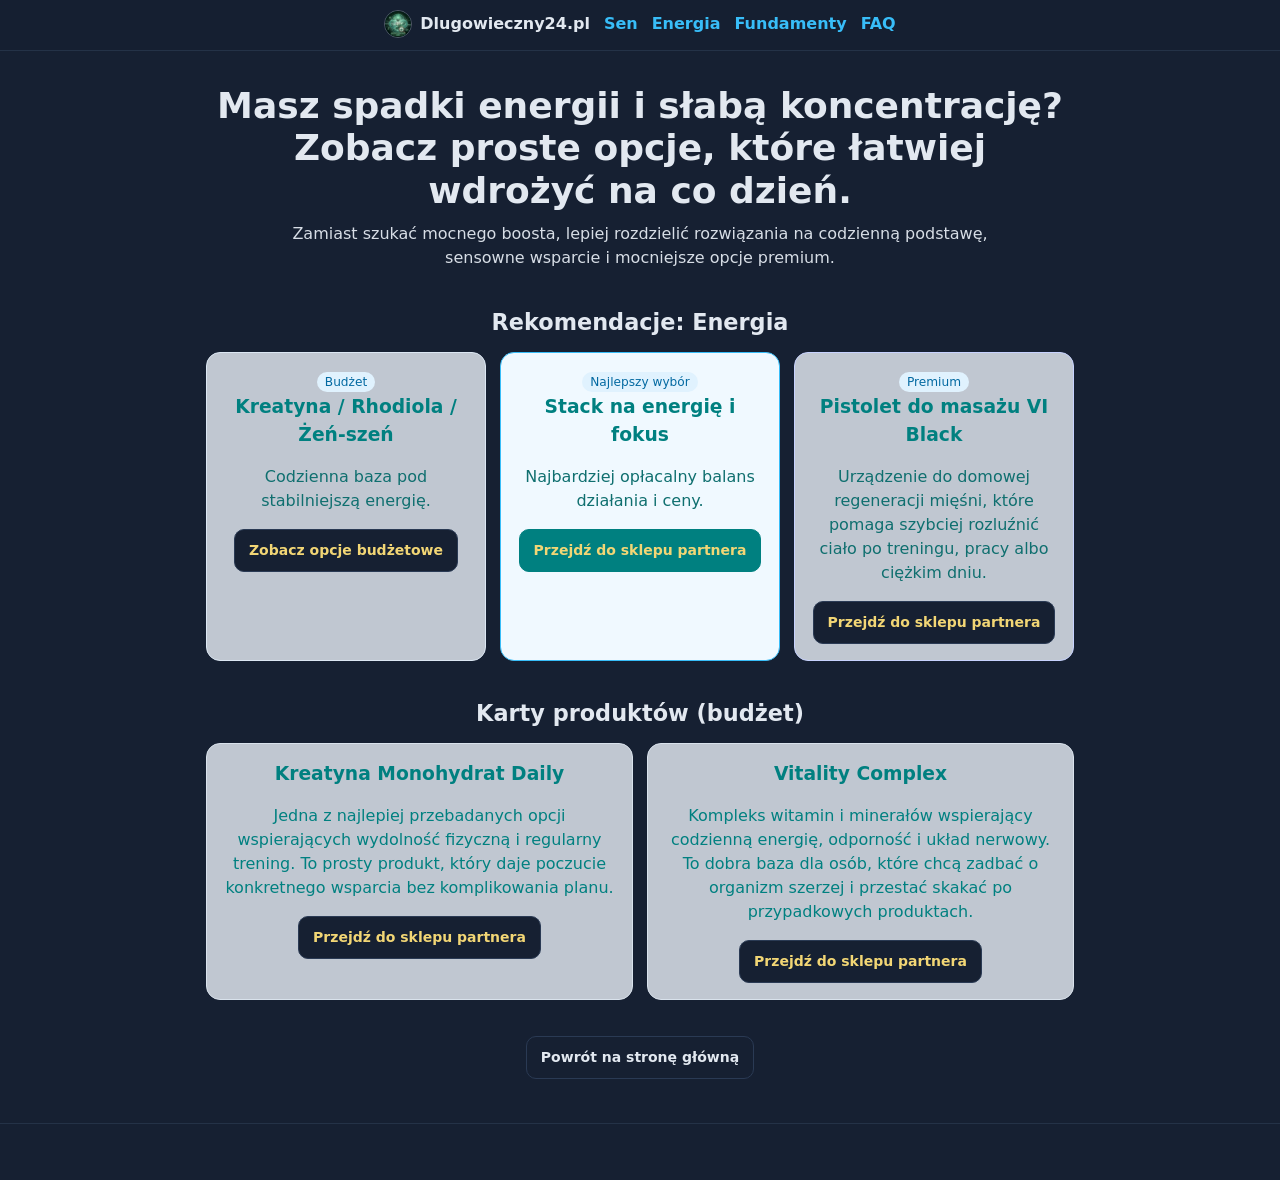
<file: energia.html>
<!doctype html><html lang="pl"><head><meta charset="utf-8"/><meta name="viewport" content="width=device-width, initial-scale=1"/><link rel="icon" type="image/jpeg" href="/logo.jpg"/><title>Energia | Dlugowieczny24.pl</title>  <!-- Google tag (gtag.js) -->
  <script async src="https://www.googletagmanager.com/gtag/js?id=G-XDC02MGC7M"></script>
  <script>
    window.dataLayer = window.dataLayer || [];
    function gtag(){dataLayer.push(arguments);}
    gtag('js', new Date());
    gtag('config', 'G-XDC02MGC7M');
  </script>
  <link rel="stylesheet" href="./styles.css"/></head><body><header class="topbar"><div class="container"><a class="logo" href="/"><img src="/logo.jpg" alt="Logo Dlugowieczny24" class="logo-img"/>Dlugowieczny24.pl</a><nav class="nav"><a href="/sen">Sen</a><a href="/energia">Energia</a><a href="/fundamenty">Fundamenty</a><a href="/faq">FAQ</a></nav></div></header><main class="container"><section class="hero"><h1>Masz spadki energii i słabą koncentrację? Zobacz proste opcje, które łatwiej wdrożyć na co dzień.</h1><p>Zamiast szukać mocnego boosta, lepiej rozdzielić rozwiązania na codzienną podstawę, sensowne wsparcie i mocniejsze opcje premium.</p></section><section class="section" id="najlepszy-wybor"><h2>Rekomendacje: Energia</h2><div class="grid grid-3"><article class="card tier-budget"><span class="badge">Budżet</span><h3>Kreatyna / Rhodiola / Żeń-szeń</h3><p class="muted">Codzienna baza pod stabilniejszą energię.</p><a class="btn" href="#karty-budzet">Zobacz opcje budżetowe</a></article><article class="card tier-best"><span class="badge">Najlepszy wybór</span><h3>Stack na energię i fokus</h3><p class="muted">Najbardziej opłacalny balans działania i ceny.</p><a class="btn primary" href="https://webep1.com/go/2fbffc54d8" target="_blank" rel="noopener" data-aff="energia-best">Przejdź do sklepu partnera</a></article><article class="card tier-premium"><span class="badge">Premium</span><h3>Pistolet do masażu VI Black</h3><p class="muted">Urządzenie do domowej regeneracji mięśni, które pomaga szybciej rozluźnić ciało po treningu, pracy albo ciężkim dniu.</p><a class="btn" href="https://go.dognet.com/?chid=Fzb34QBU&url=https%3A%2F%2Fgymbeam.pl%2Fpistolet-do-masazu-vi-black-gymbeam.html" target="_blank" rel="noopener" data-aff="energia-premium">Przejdź do sklepu partnera</a></article></div></section><section class="section" id="karty-budzet"><h2>Karty produktów (budżet)</h2><div class="grid grid-2"><article class="card"><h3>Kreatyna Monohydrat Daily</h3><p>Jedna z najlepiej przebadanych opcji wspierających wydolność fizyczną i regularny trening. To prosty produkt, który daje poczucie konkretnego wsparcia bez komplikowania planu.</p><a class="btn" href="https://go.dognet.com/?chid=Fzb34QBU&url=https%3A%2F%2Fgymbeam.pl%2Fmikronizowany-monohydrat-kreatyny-100-creapurer-gymbeam.html" target="_blank" rel="noopener" data-aff="kreatyna">Przejdź do sklepu partnera</a></article><article class="card"><h3>Vitality Complex</h3><p>Kompleks witamin i minerałów wspierający codzienną energię, odporność i układ nerwowy. To dobra baza dla osób, które chcą zadbać o organizm szerzej i przestać skakać po przypadkowych produktach.</p><a class="btn" href="https://go.dognet.com/?chid=Fzb34QBU&url=https%3A%2F%2Fgymbeam.pl%2Fmultiwitamina-vitality-complex-gymbeam.html" target="_blank" rel="noopener" data-aff="vitality-complex">Przejdź do sklepu partnera</a></article></div></section><section class="section"><a class="btn" href="/">Powrót na stronę główną</a></section></main><footer class="footer"><div class="container"></div></footer><script src="./app.js"></script></body></html>
</file>
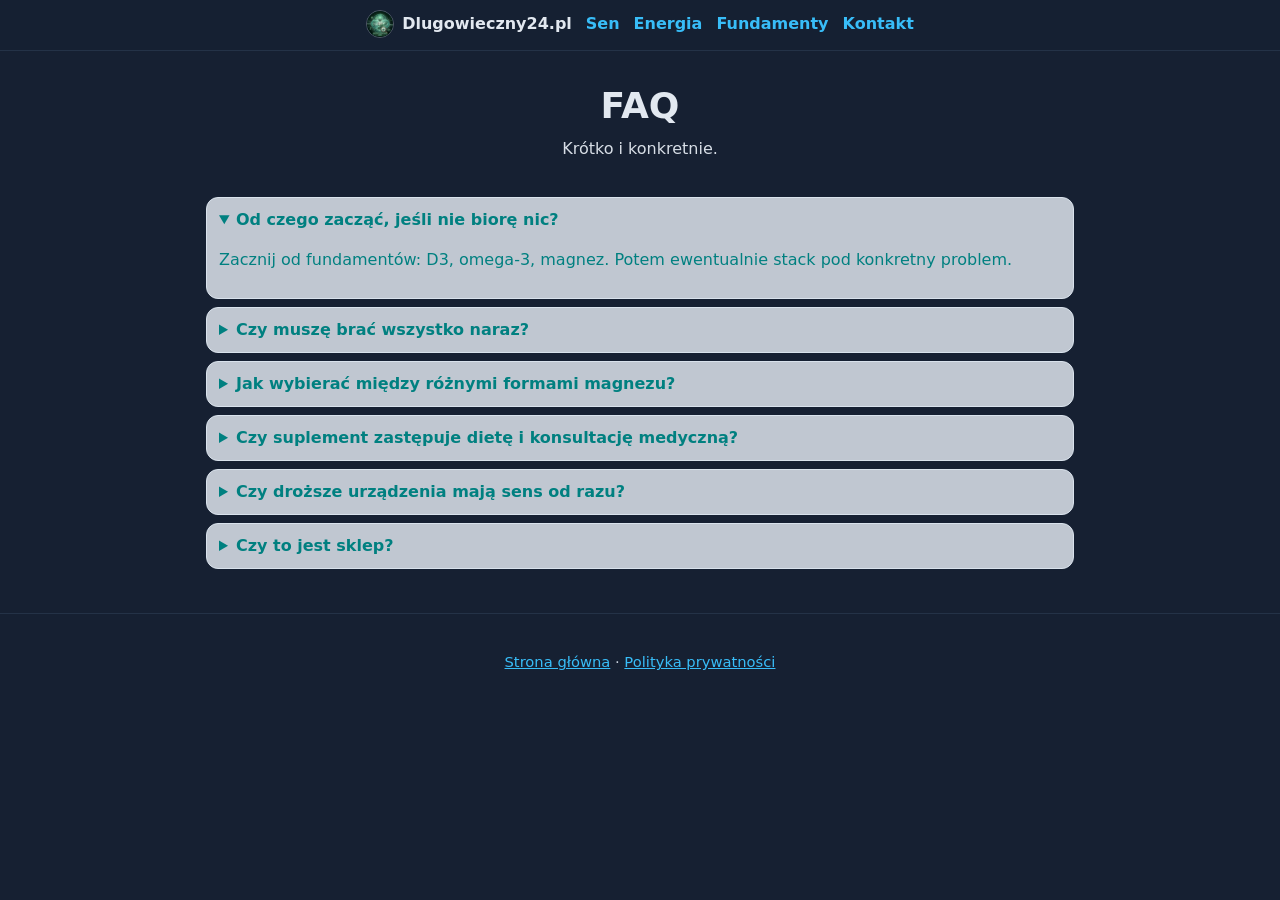
<file: faq.html>
<!doctype html><html lang="pl"><head><meta charset="utf-8"/><meta name="viewport" content="width=device-width, initial-scale=1"/><link rel="icon" type="image/jpeg" href="/logo.jpg"/><title>FAQ | Dlugowieczny24.pl</title>  <!-- Google tag (gtag.js) -->
  <script async src="https://www.googletagmanager.com/gtag/js?id=G-XDC02MGC7M"></script>
  <script>
    window.dataLayer = window.dataLayer || [];
    function gtag(){dataLayer.push(arguments);}
    gtag('js', new Date());
    gtag('config', 'G-XDC02MGC7M');
  </script>
  <link rel="stylesheet" href="./styles.css"/></head><body><header class="topbar"><div class="container"><a class="logo" href="/"><img src="/logo.jpg" alt="Logo Dlugowieczny24" class="logo-img"/>Dlugowieczny24.pl</a><nav class="nav"><a href="/sen">Sen</a><a href="/energia">Energia</a><a href="/fundamenty">Fundamenty</a><a href="/kontakt">Kontakt</a></nav></div></header><main class="container"><section class="hero"><h1>FAQ</h1><p>Krótko i konkretnie.</p></section><section class="section faq"><details open><summary>Od czego zacząć, jeśli nie biorę nic?</summary><p>Zacznij od fundamentów: D3, omega‑3, magnez. Potem ewentualnie stack pod konkretny problem.</p></details><details><summary>Czy muszę brać wszystko naraz?</summary><p>Nie. Lepiej wdrażać stopniowo i obserwować, co realnie działa.</p></details><details><summary>Jak wybierać między różnymi formami magnezu?</summary><p>Zwracaj uwagę na formę, tolerancję i cel stosowania. Najczęściej praktyczny start to diglicynian lub cytrynian.</p></details><details><summary>Czy suplement zastępuje dietę i konsultację medyczną?</summary><p>Nie. Suplement diety nie jest lekiem i nie zastępuje zróżnicowanej diety ani konsultacji medycznej.</p></details><details><summary>Czy droższe urządzenia mają sens od razu?</summary><p>Najczęściej nie. Warto najpierw ogarnąć podstawy i dopiero potem rozważyć premium.</p></details><details><summary>Czy to jest sklep?</summary><p>Nie. To strona z rekomendacjami. Zakup kończysz w sklepie partnera.</p></details></section></main><footer class="footer"><div class="container"><p class="small"><a href="/">Strona główna</a> · <a href="/polityka-prywatnosci">Polityka prywatności</a></p></div></footer></body></html>
</file>
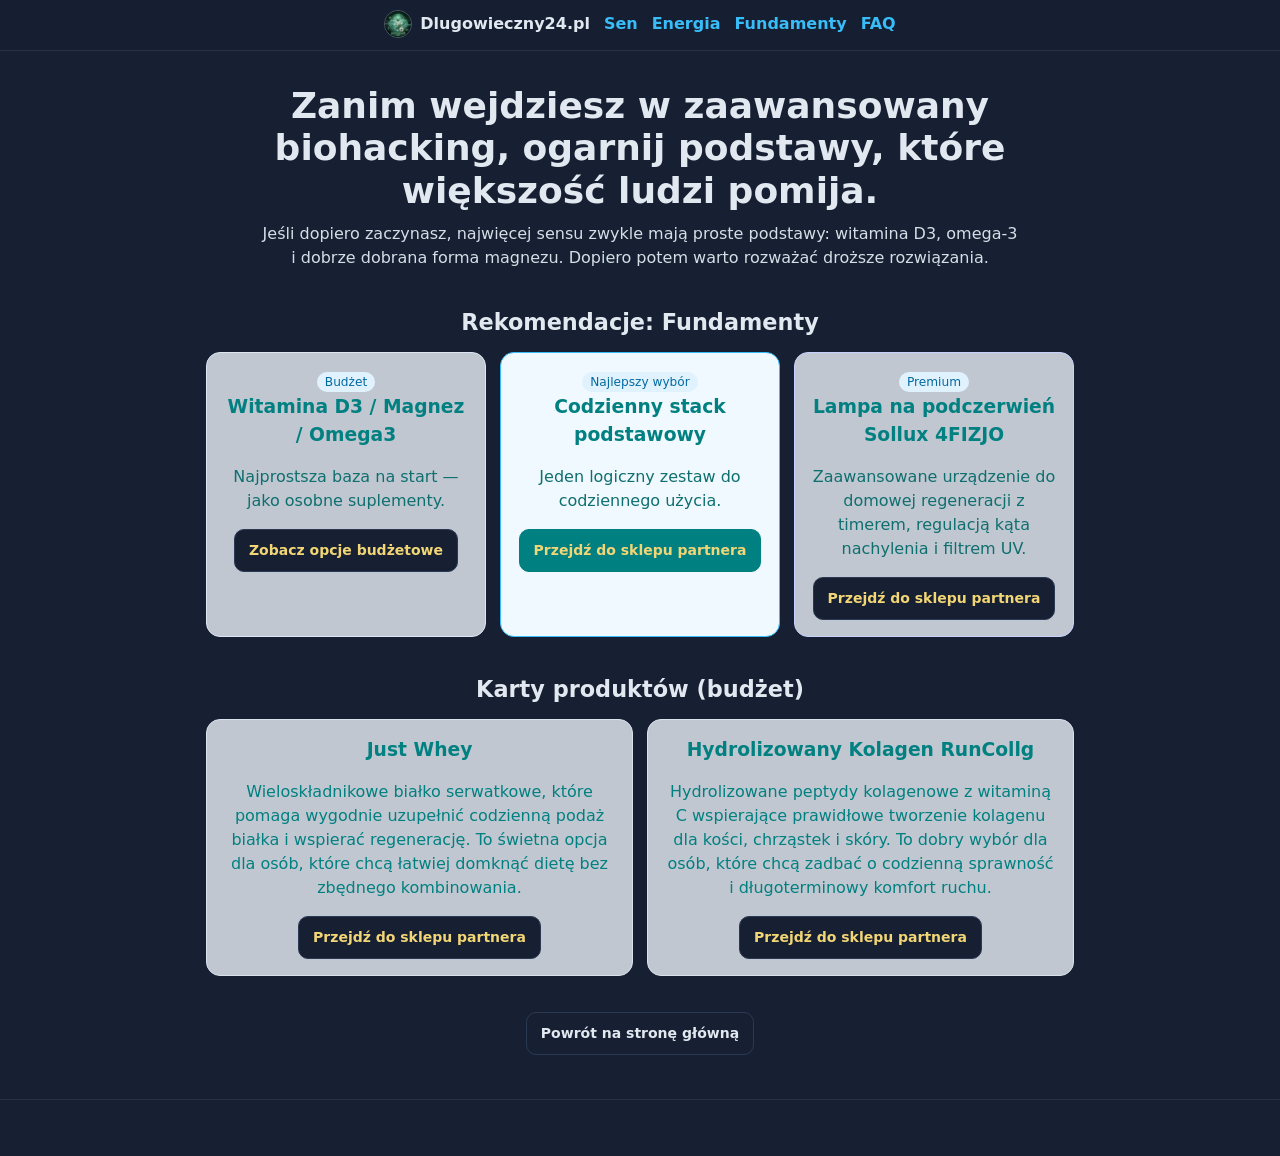
<file: fundamenty.html>
<!doctype html><html lang="pl"><head><meta charset="utf-8"/><meta name="viewport" content="width=device-width, initial-scale=1"/><link rel="icon" type="image/jpeg" href="/logo.jpg"/><title>Fundamenty | Dlugowieczny24.pl</title>  <!-- Google tag (gtag.js) -->
  <script async src="https://www.googletagmanager.com/gtag/js?id=G-XDC02MGC7M"></script>
  <script>
    window.dataLayer = window.dataLayer || [];
    function gtag(){dataLayer.push(arguments);}
    gtag('js', new Date());
    gtag('config', 'G-XDC02MGC7M');
  </script>
  <link rel="stylesheet" href="./styles.css"/></head><body><header class="topbar"><div class="container"><a class="logo" href="/"><img src="/logo.jpg" alt="Logo Dlugowieczny24" class="logo-img"/>Dlugowieczny24.pl</a><nav class="nav"><a href="/sen">Sen</a><a href="/energia">Energia</a><a href="/fundamenty">Fundamenty</a><a href="/faq">FAQ</a></nav></div></header><main class="container"><section class="hero"><h1>Zanim wejdziesz w zaawansowany biohacking, ogarnij podstawy, które większość ludzi pomija.</h1><p>Jeśli dopiero zaczynasz, najwięcej sensu zwykle mają proste podstawy: witamina D3, omega‑3 i dobrze dobrana forma magnezu. Dopiero potem warto rozważać droższe rozwiązania.</p></section><section class="section" id="najlepszy-wybor"><h2>Rekomendacje: Fundamenty</h2><div class="grid grid-3"><article class="card tier-budget"><span class="badge">Budżet</span><h3>Witamina D3 / Magnez / Omega3</h3><p class="muted">Najprostsza baza na start — jako osobne suplementy.</p><a class="btn" href="#karty-budzet">Zobacz opcje budżetowe</a></article><article class="card tier-best"><span class="badge">Najlepszy wybór</span><h3>Codzienny stack podstawowy</h3><p class="muted">Jeden logiczny zestaw do codziennego użycia.</p><a class="btn primary" href="https://webep1.com/go/19dd8db2d8" target="_blank" rel="noopener" data-aff="fundamenty-best">Przejdź do sklepu partnera</a></article><article class="card tier-premium"><span class="badge">Premium</span><h3>Lampa na podczerwień Sollux 4FIZJO</h3><p class="muted">Zaawansowane urządzenie do domowej regeneracji z timerem, regulacją kąta nachylenia i filtrem UV.</p><a class="btn" href="https://low-prices.eu/a/o2Jv4CvJwgU6QY9?dl=1iM4T1ql" target="_blank" rel="noopener" data-aff="fundamenty-premium">Przejdź do sklepu partnera</a></article></div></section><section class="section" id="karty-budzet"><h2>Karty produktów (budżet)</h2><div class="grid grid-2"><article class="card"><h3>Just Whey</h3><p>Wieloskładnikowe białko serwatkowe, które pomaga wygodnie uzupełnić codzienną podaż białka i wspierać regenerację. To świetna opcja dla osób, które chcą łatwiej domknąć dietę bez zbędnego kombinowania.</p><a class="btn" href="https://go.dognet.com/?chid=Fzb34QBU&url=https%3A%2F%2Fgymbeam.pl%2Fjust-whey-gymbeam.html" target="_blank" rel="noopener" data-aff="just-whey">Przejdź do sklepu partnera</a></article><article class="card"><h3>Hydrolizowany Kolagen RunCollg</h3><p>Hydrolizowane peptydy kolagenowe z witaminą C wspierające prawidłowe tworzenie kolagenu dla kości, chrząstek i skóry. To dobry wybór dla osób, które chcą zadbać o codzienną sprawność i długoterminowy komfort ruchu.</p><a class="btn" href="https://go.dognet.com/?chid=Fzb34QBU&url=https%3A%2F%2Fgymbeam.pl%2Fhydrolizowany-kolagen-runcollgr-gymbeam.html" target="_blank" rel="noopener" data-aff="runcollg">Przejdź do sklepu partnera</a></article></div></section><section class="section"><a class="btn" href="/">Powrót na stronę główną</a></section></main><footer class="footer"><div class="container"></div></footer><script src="./app.js"></script></body></html>
</file>
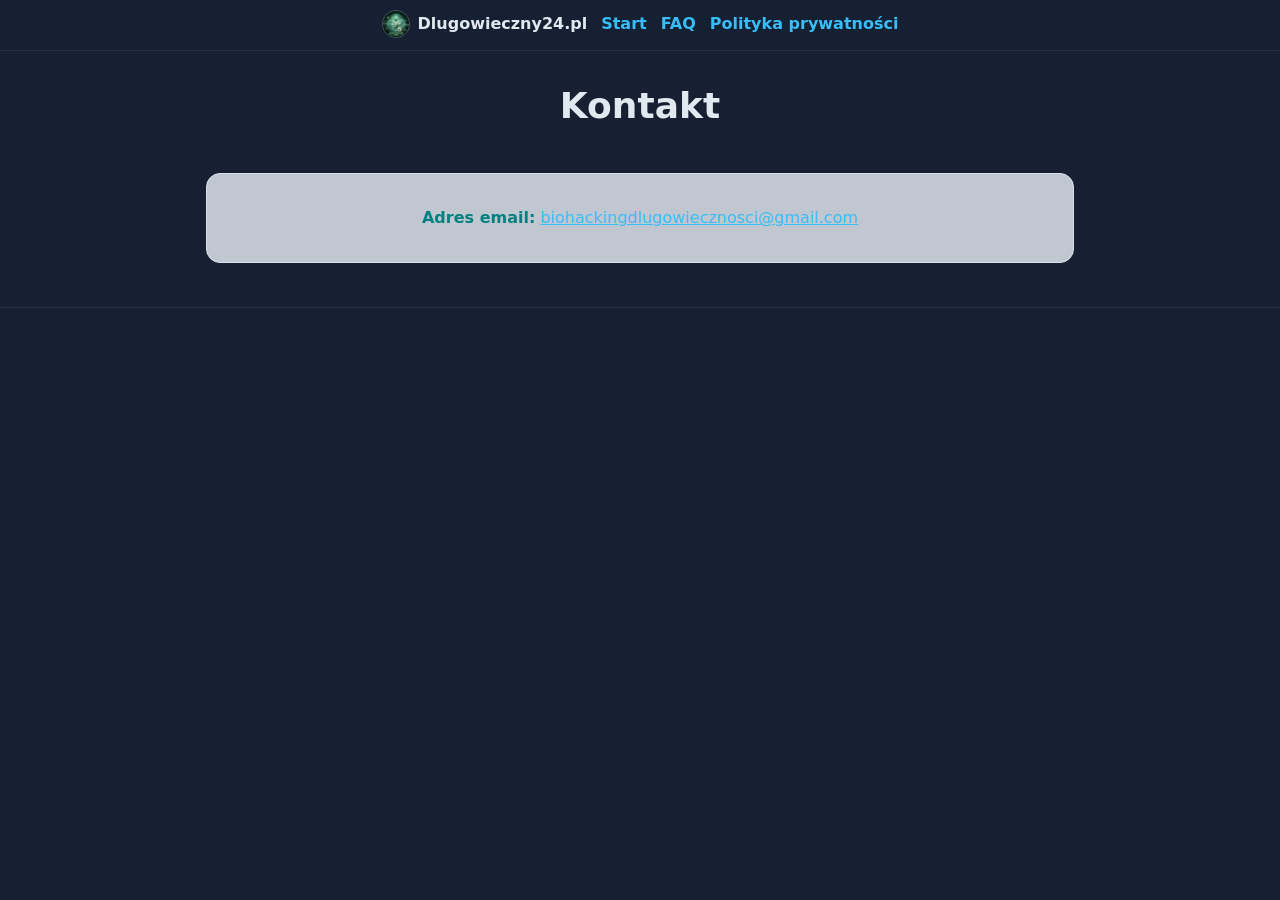
<file: kontakt.html>
<!doctype html><html lang="pl"><head><meta charset="utf-8"/><meta name="viewport" content="width=device-width, initial-scale=1"/><link rel="icon" type="image/jpeg" href="/logo.jpg"/><title>Kontakt | Dlugowieczny24.pl</title>  <!-- Google tag (gtag.js) -->
  <script async src="https://www.googletagmanager.com/gtag/js?id=G-XDC02MGC7M"></script>
  <script>
    window.dataLayer = window.dataLayer || [];
    function gtag(){dataLayer.push(arguments);}
    gtag('js', new Date());
    gtag('config', 'G-XDC02MGC7M');
  </script>
  <link rel="stylesheet" href="./styles.css"/></head><body><header class="topbar"><div class="container"><a class="logo" href="/"><img src="/logo.jpg" alt="Logo Dlugowieczny24" class="logo-img"/>Dlugowieczny24.pl</a><nav class="nav"><a href="/">Start</a><a href="/faq">FAQ</a><a href="/polityka-prywatnosci">Polityka prywatności</a></nav></div></header><main class="container"><section class="hero"><h1>Kontakt</h1></section><section class="section"><div class="card"><p><b>Adres email:</b> <a href="mailto:biohackingdlugowiecznosci@gmail.com">biohackingdlugowiecznosci@gmail.com</a></p></div></section></main><footer class="footer"><div class="container"></div></footer></body></html>
</file>
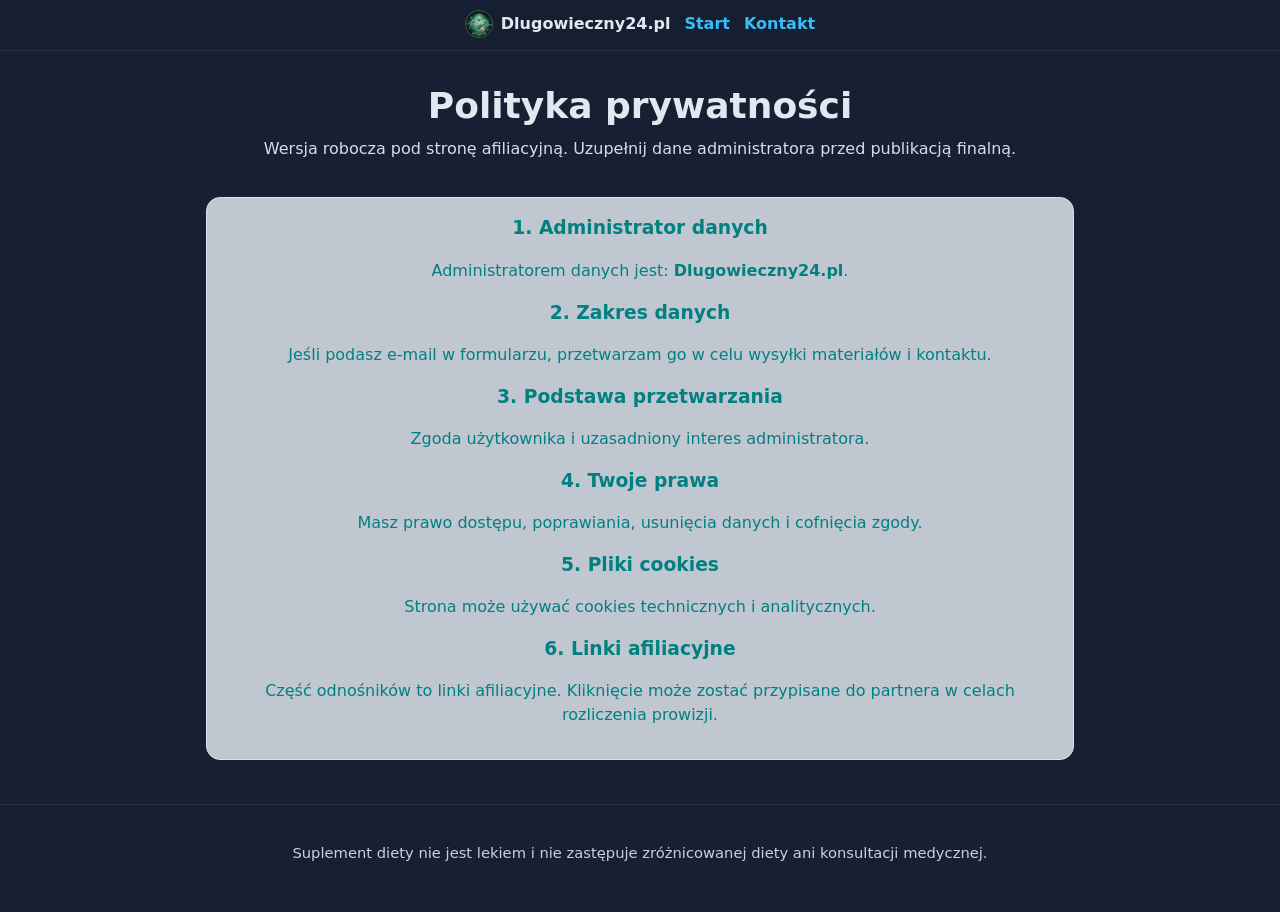
<file: polityka-prywatnosci.html>
<!doctype html><html lang="pl"><head><meta charset="utf-8"/><meta name="viewport" content="width=device-width, initial-scale=1"/><link rel="icon" type="image/jpeg" href="/logo.jpg"/><title>Polityka prywatności | Dlugowieczny24.pl</title>  <!-- Google tag (gtag.js) -->
  <script async src="https://www.googletagmanager.com/gtag/js?id=G-XDC02MGC7M"></script>
  <script>
    window.dataLayer = window.dataLayer || [];
    function gtag(){dataLayer.push(arguments);}
    gtag('js', new Date());
    gtag('config', 'G-XDC02MGC7M');
  </script>
  <link rel="stylesheet" href="./styles.css"/></head><body><header class="topbar"><div class="container"><a class="logo" href="/"><img src="/logo.jpg" alt="Logo Dlugowieczny24" class="logo-img"/>Dlugowieczny24.pl</a><nav class="nav"><a href="/">Start</a><a href="/kontakt">Kontakt</a></nav></div></header><main class="container"><section class="hero"><h1>Polityka prywatności</h1><p>Wersja robocza pod stronę afiliacyjną. Uzupełnij dane administratora przed publikacją finalną.</p></section><section class="section"><div class="card"><h3>1. Administrator danych</h3><p>Administratorem danych jest: <b>Dlugowieczny24.pl</b>.</p><h3>2. Zakres danych</h3><p>Jeśli podasz e-mail w formularzu, przetwarzam go w celu wysyłki materiałów i kontaktu.</p><h3>3. Podstawa przetwarzania</h3><p>Zgoda użytkownika i uzasadniony interes administratora.</p><h3>4. Twoje prawa</h3><p>Masz prawo dostępu, poprawiania, usunięcia danych i cofnięcia zgody.</p><h3>5. Pliki cookies</h3><p>Strona może używać cookies technicznych i analitycznych.</p><h3>6. Linki afiliacyjne</h3><p>Część odnośników to linki afiliacyjne. Kliknięcie może zostać przypisane do partnera w celach rozliczenia prowizji.</p></div></section></main><footer class="footer"><div class="container"><p class="small">Suplement diety nie jest lekiem i nie zastępuje zróżnicowanej diety ani konsultacji medycznej.</p></div></footer></body></html>
</file>
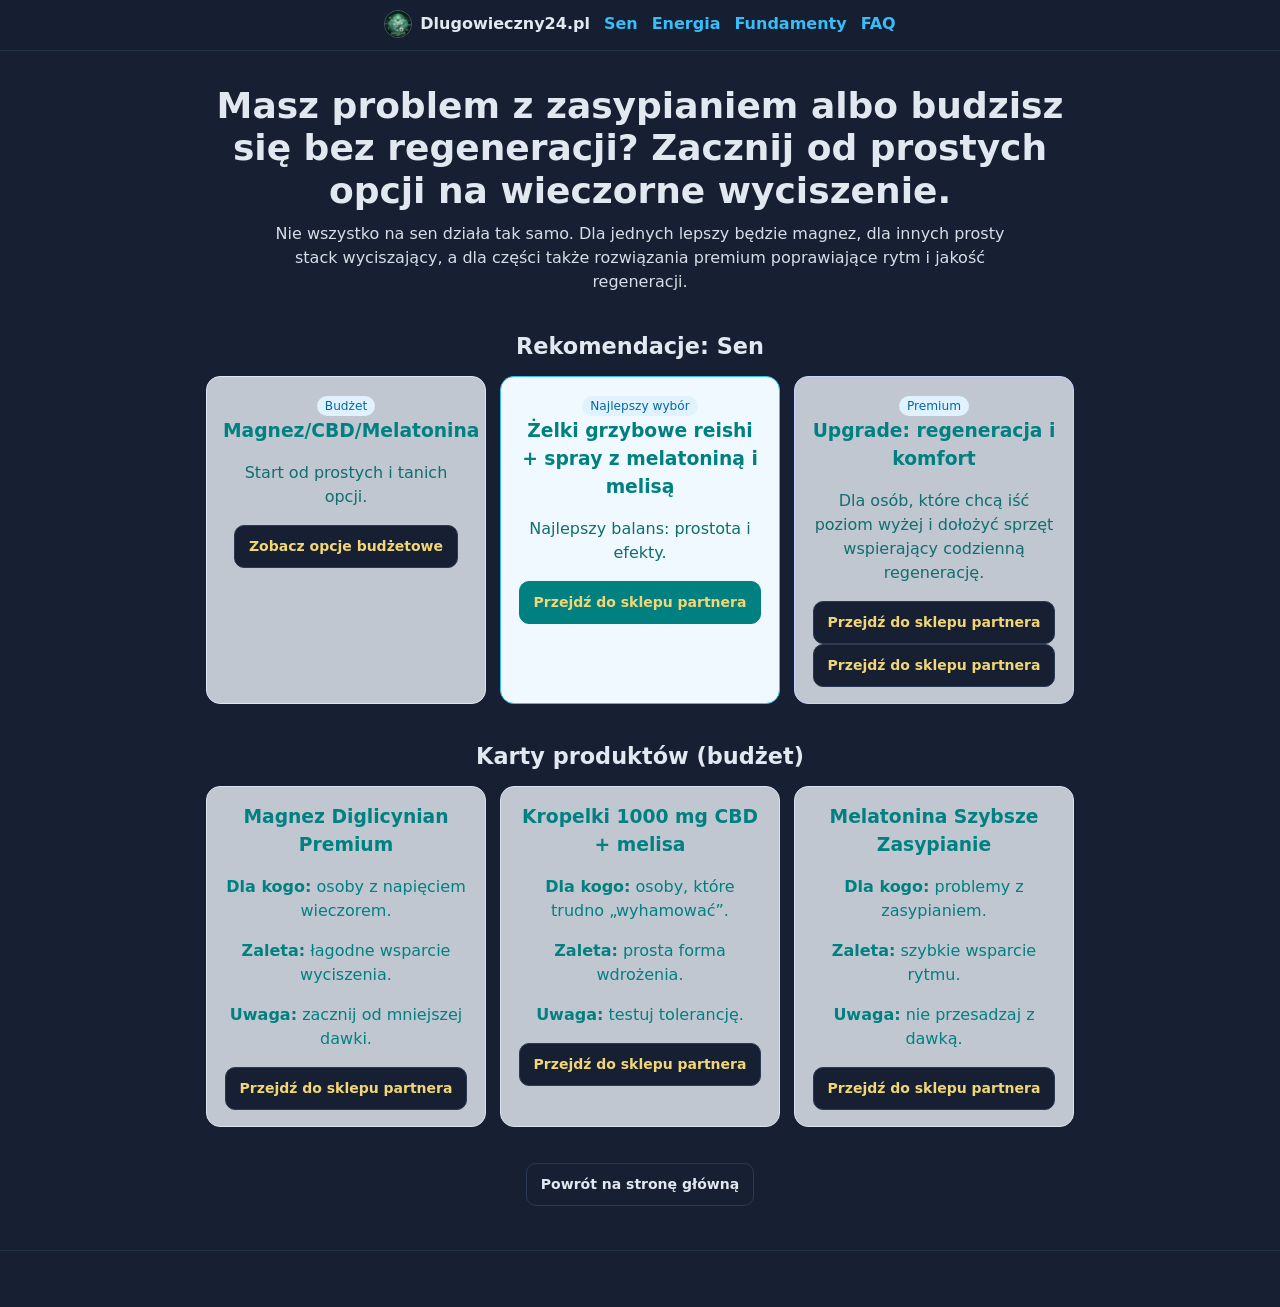
<file: sen.html>
<!doctype html><html lang="pl"><head><meta charset="utf-8"/><meta name="viewport" content="width=device-width, initial-scale=1"/><link rel="icon" type="image/jpeg" href="/logo.jpg"/><title>Sen | Dlugowieczny24.pl</title>  <!-- Google tag (gtag.js) -->
  <script async src="https://www.googletagmanager.com/gtag/js?id=G-XDC02MGC7M"></script>
  <script>
    window.dataLayer = window.dataLayer || [];
    function gtag(){dataLayer.push(arguments);}
    gtag('js', new Date());
    gtag('config', 'G-XDC02MGC7M');
  </script>
  <link rel="stylesheet" href="./styles.css"/></head><body><header class="topbar"><div class="container"><a class="logo" href="/"><img src="/logo.jpg" alt="Logo Dlugowieczny24" class="logo-img"/>Dlugowieczny24.pl</a><nav class="nav"><a href="/sen">Sen</a><a href="/energia">Energia</a><a href="/fundamenty">Fundamenty</a><a href="/faq">FAQ</a></nav></div></header><main class="container"><section class="hero"><h1>Masz problem z zasypianiem albo budzisz się bez regeneracji? Zacznij od prostych opcji na wieczorne wyciszenie.</h1><p>Nie wszystko na sen działa tak samo. Dla jednych lepszy będzie magnez, dla innych prosty stack wyciszający, a dla części także rozwiązania premium poprawiające rytm i jakość regeneracji.</p></section><section class="section" id="najlepszy-wybor"><h2>Rekomendacje: Sen</h2><div class="grid grid-3"><article class="card tier-budget"><span class="badge">Budżet</span><h3>Magnez/CBD/Melatonina</h3><p class="muted">Start od prostych i tanich opcji.</p><a class="btn" href="#karty-budzet">Zobacz opcje budżetowe</a></article><article class="card tier-best"><span class="badge">Najlepszy wybór</span><h3>Żelki grzybowe reishi + spray z melatoniną i melisą</h3><p class="muted">Najlepszy balans: prostota i efekty.</p><a class="btn primary" href="https://webep1.com/go/f58e1fa9d8" target="_blank" rel="noopener" data-aff="sen-stack-best">Przejdź do sklepu partnera</a></article><article class="card tier-premium"><span class="badge">Premium</span><h3>Upgrade: regeneracja i komfort</h3><p class="muted">Dla osób, które chcą iść poziom wyżej i dołożyć sprzęt wspierający codzienną regenerację.</p><a class="btn" href="https://go.dognet.com/?chid=Fzb34QBU&url=https%3A%2F%2Fgymbeam.pl%2Fpistolet-do-masazu-vi-black-gymbeam.html" target="_blank" rel="noopener" data-aff="sen-premium-massage">Przejdź do sklepu partnera</a><a class="btn" href="https://low-prices.eu/a/o2Jv4CvJwgU6QY9?dl=1iM4T1ql" target="_blank" rel="noopener" data-aff="sen-premium-lampa">Przejdź do sklepu partnera</a></article></div></section><section class="section" id="karty-budzet"><h2>Karty produktów (budżet)</h2><div class="grid grid-2"><article class="card"><h3>Magnez Diglicynian Premium</h3><p><b>Dla kogo:</b> osoby z napięciem wieczorem.</p><p><b>Zaleta:</b> łagodne wsparcie wyciszenia.</p><p><b>Uwaga:</b> zacznij od mniejszej dawki.</p><a class="btn" href="https://leadstar.pl/c?pid=111110&did=22691&ha=146057087&ptcdid=6&toolid=22691&r=7875" target="_blank" rel="noopener" data-aff="magnez-diglicynian">Przejdź do sklepu partnera</a></article><article class="card"><h3>Kropelki 1000 mg CBD + melisa</h3><p><b>Dla kogo:</b> osoby, które trudno „wyhamować”.</p><p><b>Zaleta:</b> prosta forma wdrożenia.</p><p><b>Uwaga:</b> testuj tolerancję.</p><a class="btn" href="https://webep1.com/go/6b332871d8" target="_blank" rel="noopener" data-aff="glicyna">Przejdź do sklepu partnera</a></article><article class="card"><h3>Melatonina Szybsze Zasypianie</h3><p><b>Dla kogo:</b> problemy z zasypianiem.</p><p><b>Zaleta:</b> szybkie wsparcie rytmu.</p><p><b>Uwaga:</b> nie przesadzaj z dawką.</p><a class="btn" href="https://webep1.com/go/95579a15d8" target="_blank" rel="noopener" data-aff="melatonina">Przejdź do sklepu partnera</a></article></div></section><section class="section"><a class="btn" href="/">Powrót na stronę główną</a></section></main><footer class="footer"><div class="container"></div></footer><script src="./app.js"></script></body></html>
</file>
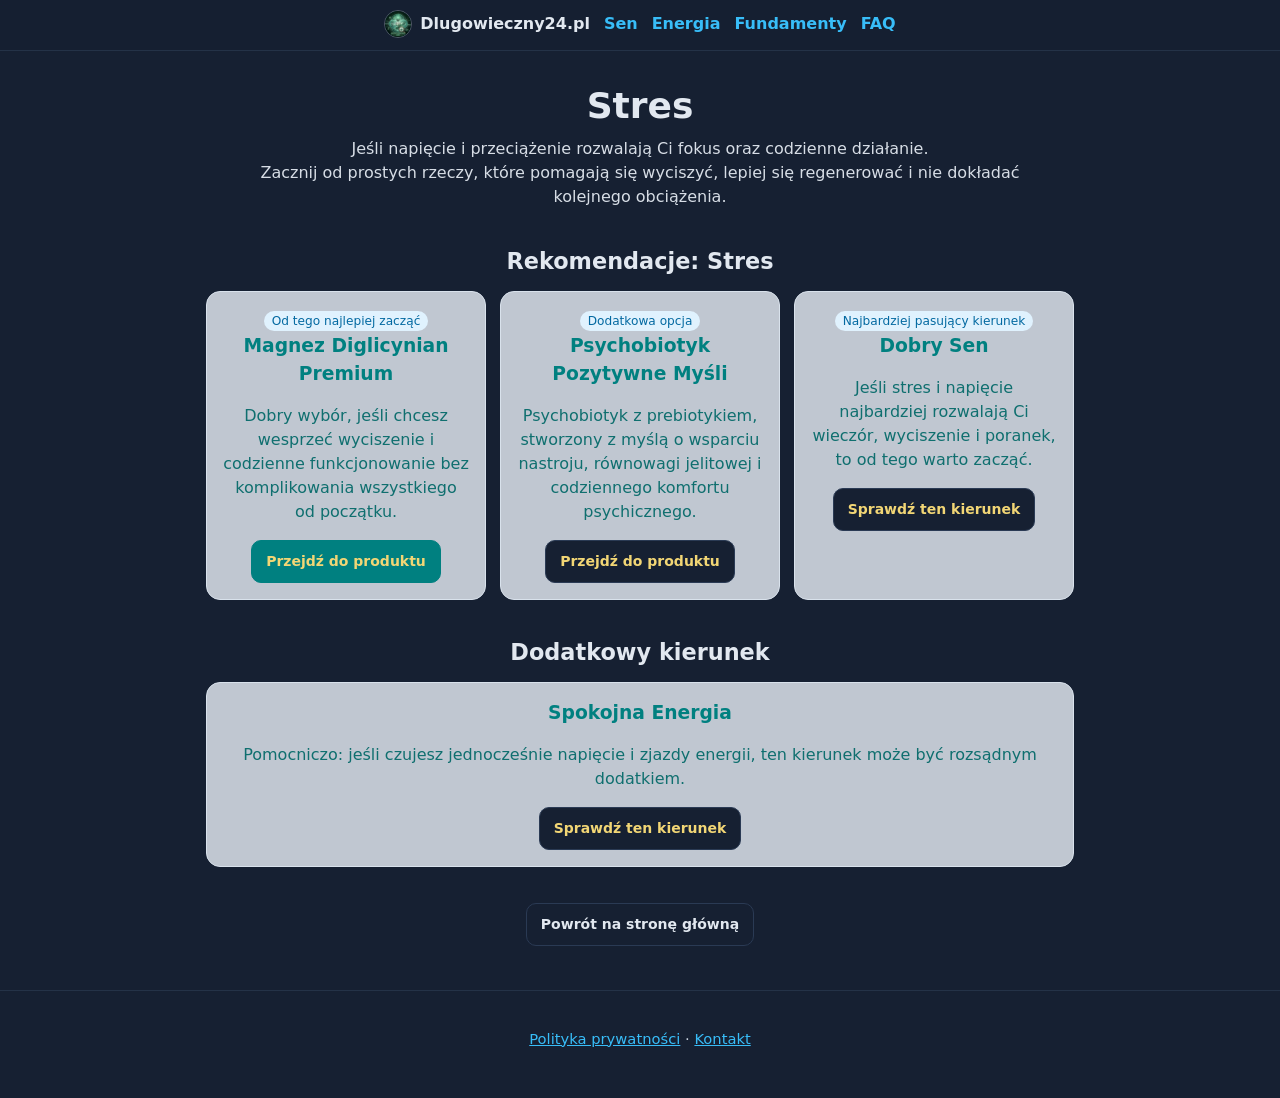
<file: stres.html>
<!doctype html><html lang="pl"><head><meta charset="utf-8"/><meta name="viewport" content="width=device-width, initial-scale=1"/><link rel="icon" type="image/jpeg" href="/logo.jpg"/><title>Stres | Dlugowieczny24.pl</title>  <!-- Google tag (gtag.js) -->
  <script async src="https://www.googletagmanager.com/gtag/js?id=G-XDC02MGC7M"></script>
  <script>
    window.dataLayer = window.dataLayer || [];
    function gtag(){dataLayer.push(arguments);}
    gtag('js', new Date());
    gtag('config', 'G-XDC02MGC7M');
  </script>
  <link rel="stylesheet" href="./styles.css"/></head><body><header class="topbar"><div class="container"><a class="logo" href="/"><img src="/logo.jpg" alt="Logo Dlugowieczny24" class="logo-img"/>Dlugowieczny24.pl</a><nav class="nav"><a href="/sen">Sen</a><a href="/energia">Energia</a><a href="/fundamenty">Fundamenty</a><a href="/faq">FAQ</a></nav></div></header><main class="container"><section class="hero"><h1>Stres</h1><p>Jeśli napięcie i przeciążenie rozwalają Ci fokus oraz codzienne działanie.</p><p class="muted">Zacznij od prostych rzeczy, które pomagają się wyciszyć, lepiej się regenerować i nie dokładać kolejnego obciążenia.</p></section><section class="section"><h2>Rekomendacje: Stres</h2><div class="grid grid-3"><article class="card"><span class="badge">Od tego najlepiej zacząć</span><h3>Magnez Diglicynian Premium</h3><p class="muted">Dobry wybór, jeśli chcesz wesprzeć wyciszenie i codzienne funkcjonowanie bez komplikowania wszystkiego od początku.</p><a class="btn primary" href="https://leadstar.pl/c?pid=111110&did=22691&ha=146057087&ptcdid=6&toolid=22691&r=7875" target="_blank" rel="noopener">Przejdź do produktu</a></article><article class="card"><span class="badge">Dodatkowa opcja</span><h3>Psychobiotyk Pozytywne Myśli</h3><p class="muted">Psychobiotyk z prebiotykiem, stworzony z myślą o wsparciu nastroju, równowagi jelitowej i codziennego komfortu psychicznego.</p><a class="btn" href="https://leadstar.pl/c?pid=111110&did=23079&ha=2914302058&ptcdid=6&toolid=23079&r=7405" target="_blank" rel="noopener">Przejdź do produktu</a></article><article class="card"><span class="badge">Najbardziej pasujący kierunek</span><h3>Dobry Sen</h3><p class="muted">Jeśli stres i napięcie najbardziej rozwalają Ci wieczór, wyciszenie i poranek, to od tego warto zacząć.</p><a class="btn" href="/sen#najlepszy-wybor">Sprawdź ten kierunek</a></article></div></section><section class="section"><h2>Dodatkowy kierunek</h2><div class="grid grid-3"><article class="card"><h3>Spokojna Energia</h3><p class="muted">Pomocniczo: jeśli czujesz jednocześnie napięcie i zjazdy energii, ten kierunek może być rozsądnym dodatkiem.</p><a class="btn" href="/energia#najlepszy-wybor">Sprawdź ten kierunek</a></article></div></section><section class="section"><a class="btn" href="/">Powrót na stronę główną</a></section></main><footer class="footer"><div class="container"><p class="small"><a href="/polityka-prywatnosci">Polityka prywatności</a> · <a href="/kontakt">Kontakt</a></p></div></footer><script src="./app.js"></script></body></html>
</file>
<file: styles.css>
*{box-sizing:border-box}html,body{margin:0;padding:0}
:root{
  --bg:#162032;
  --surface:#C0C7D1;
  --text:#E2E8F0;
  --text-on-surface:#008080;
  --cta:#008080;
  --accent:#38BDF8;
  --border:#D9E2EC;
}
body{font-family:system-ui,Segoe UI,Roboto,Arial;background:var(--bg);color:var(--text);line-height:1.5}
a{color:var(--accent)}
.container{max-width:900px;margin:0 auto;padding:0 16px}
.topbar{position:sticky;top:0;background:rgba(22,32,50,.95);border-bottom:1px solid #243247;z-index:30}
.topbar .container{display:flex;flex-direction:row;justify-content:center;align-items:center;padding:10px 16px 12px;gap:14px;flex-wrap:wrap}
.logo{font-weight:900;text-decoration:none;color:var(--text);text-align:center;display:inline-flex;align-items:center;gap:8px}
.logo-img{width:28px;height:28px;border-radius:50%;object-fit:cover;border:1px solid rgba(255,255,255,.25)}
.nav{display:flex;gap:14px;flex-wrap:wrap;justify-content:center}
.nav a{text-decoration:none;color:var(--accent);font-weight:700}
.hero{padding:34px 0 18px;text-align:center}
.hero h1{font-size:clamp(1.55rem,3.6vw,2.25rem);line-height:1.18;margin:0 0 10px;color:var(--text);font-weight:900}
.hero p{max-width:760px;color:var(--text);opacity:.95;margin:0 auto}
.cta-row{display:flex;gap:10px;flex-wrap:wrap;margin-top:18px;justify-content:center}
.btn{display:inline-block;padding:10px 14px;border-radius:10px;text-decoration:none;font-weight:800;border:1px solid #2a3a54;background:var(--bg);color:var(--text);cursor:pointer;font-size:14px}
.btn.primary{background:var(--cta);color:#fff;border-color:var(--cta)}
.grid{display:grid;gap:14px}.grid-2{grid-template-columns:repeat(auto-fit,minmax(240px,1fr))}.grid-3{grid-template-columns:repeat(auto-fit,minmax(240px,1fr))}
.problem-grid{grid-template-columns:repeat(2,minmax(0,1fr))}
.card{background:var(--surface);border:1px solid var(--border);border-radius:14px;padding:16px;text-align:center;color:var(--text-on-surface)}
.card h3{margin:0 0 8px;color:var(--text-on-surface)}
.card .btn,.card .btn.primary{color:#F2D675}
.muted{color:#0f6f6f}
.section{padding:18px 0;text-align:center}
.section h2{margin:0 0 12px;font-size:1.4rem;color:var(--text);font-weight:900}
.pill{display:inline-block;font-size:.82rem;border:1px solid #BAE6FD;padding:3px 9px;border-radius:999px;margin-bottom:8px;color:#0369A1;background:#EFF6FF}
.tier-budget{border-color:#DCE7F3}.tier-best{border-color:var(--accent);background:#F0F9FF}.tier-premium{border-color:#C7D2FE}
.highlight{background:#E0F2FE;border:1px solid #BAE6FD;border-radius:12px;padding:14px;margin:8px 0;font-weight:700;color:var(--text-on-surface)}
.list{padding-left:18px;margin:8px 0;text-align:left;display:inline-block}.list li{margin:6px 0}
.small{font-size:.92rem}.faq details{border:1px solid var(--border);border-radius:12px;padding:10px 12px;background:var(--surface);text-align:left;color:var(--text-on-surface)}.faq details+details{margin-top:8px}
summary{cursor:pointer;font-weight:800}
.footer{margin-top:26px;padding:22px 0 34px;border-top:1px solid #243247;color:#c8d1de;text-align:center}
.warn{font-size:.92rem;color:var(--text);background:rgba(248,250,252,.08);border:1px solid #2a3a54;border-radius:12px;padding:10px}
.quiz-options{display:grid;grid-template-columns:repeat(auto-fit,minmax(170px,1fr));gap:8px;margin-top:10px}
.quiz-options button{padding:10px;border-radius:10px;border:1px solid #BAE6FD;background:#F0F9FF;color:#0F172A;font-weight:800;cursor:pointer}
.mail-box{display:flex;gap:10px;flex-wrap:wrap;justify-content:center}.mail-box input{flex:1;min-width:220px;padding:11px;border-radius:10px;border:1px solid #2a3a54;background:#0f182a;color:var(--text)}
.ml-inline{display:flex;gap:8px;flex-wrap:wrap;justify-content:center}.ml-inline .form-control{flex:1;min-width:220px;padding:11px;border-radius:10px;border:1px solid #2a3a54;background:#0f182a;color:var(--text)}.ml-success{margin-top:8px;color:var(--accent);font-weight:700}
.badge{font-size:.76rem;padding:3px 8px;border-radius:999px;background:#E0F2FE;color:#0369A1}
table{width:100%;border-collapse:collapse}.table-wrap{overflow:auto}th,td{padding:9px;border-bottom:1px solid var(--border);text-align:left;vertical-align:top}.center{text-align:center}.spacer{height:6px}
.socials{display:flex;gap:8px;flex-wrap:wrap;justify-content:center;margin-top:8px}
.social-btn{display:inline-flex;align-items:center;gap:6px;padding:7px 10px;border-radius:999px;text-decoration:none;font-weight:800;font-size:.86rem;border:1px solid rgba(255,255,255,.15);color:#fff}
.social-btn.yt{background:#FF0000;color:#fff}
.social-btn.fb{background:#1877F2;color:#fff}
.social-btn.ig{background:linear-gradient(45deg,#F58529,#DD2A7B,#8134AF,#515BD4);color:#fff}
.social-btn.tt{background:#000000;color:#fff;border-color:#222}
.social-btn.pin{background:#E60023;color:#fff}
.social-btn.snap{background:#FFFC00;color:#111;border-color:#E5D900}
.quiz-flow{max-width:760px;margin:0 auto}
.quiz-flow h3{margin-top:4px}
.quiz-flow .quiz-options{grid-template-columns:1fr}
.quiz-flow .quiz-options button{text-align:left}

@media (max-width:700px){.nav{font-size:.92rem}.problem-grid{grid-template-columns:1fr}}
</file>
